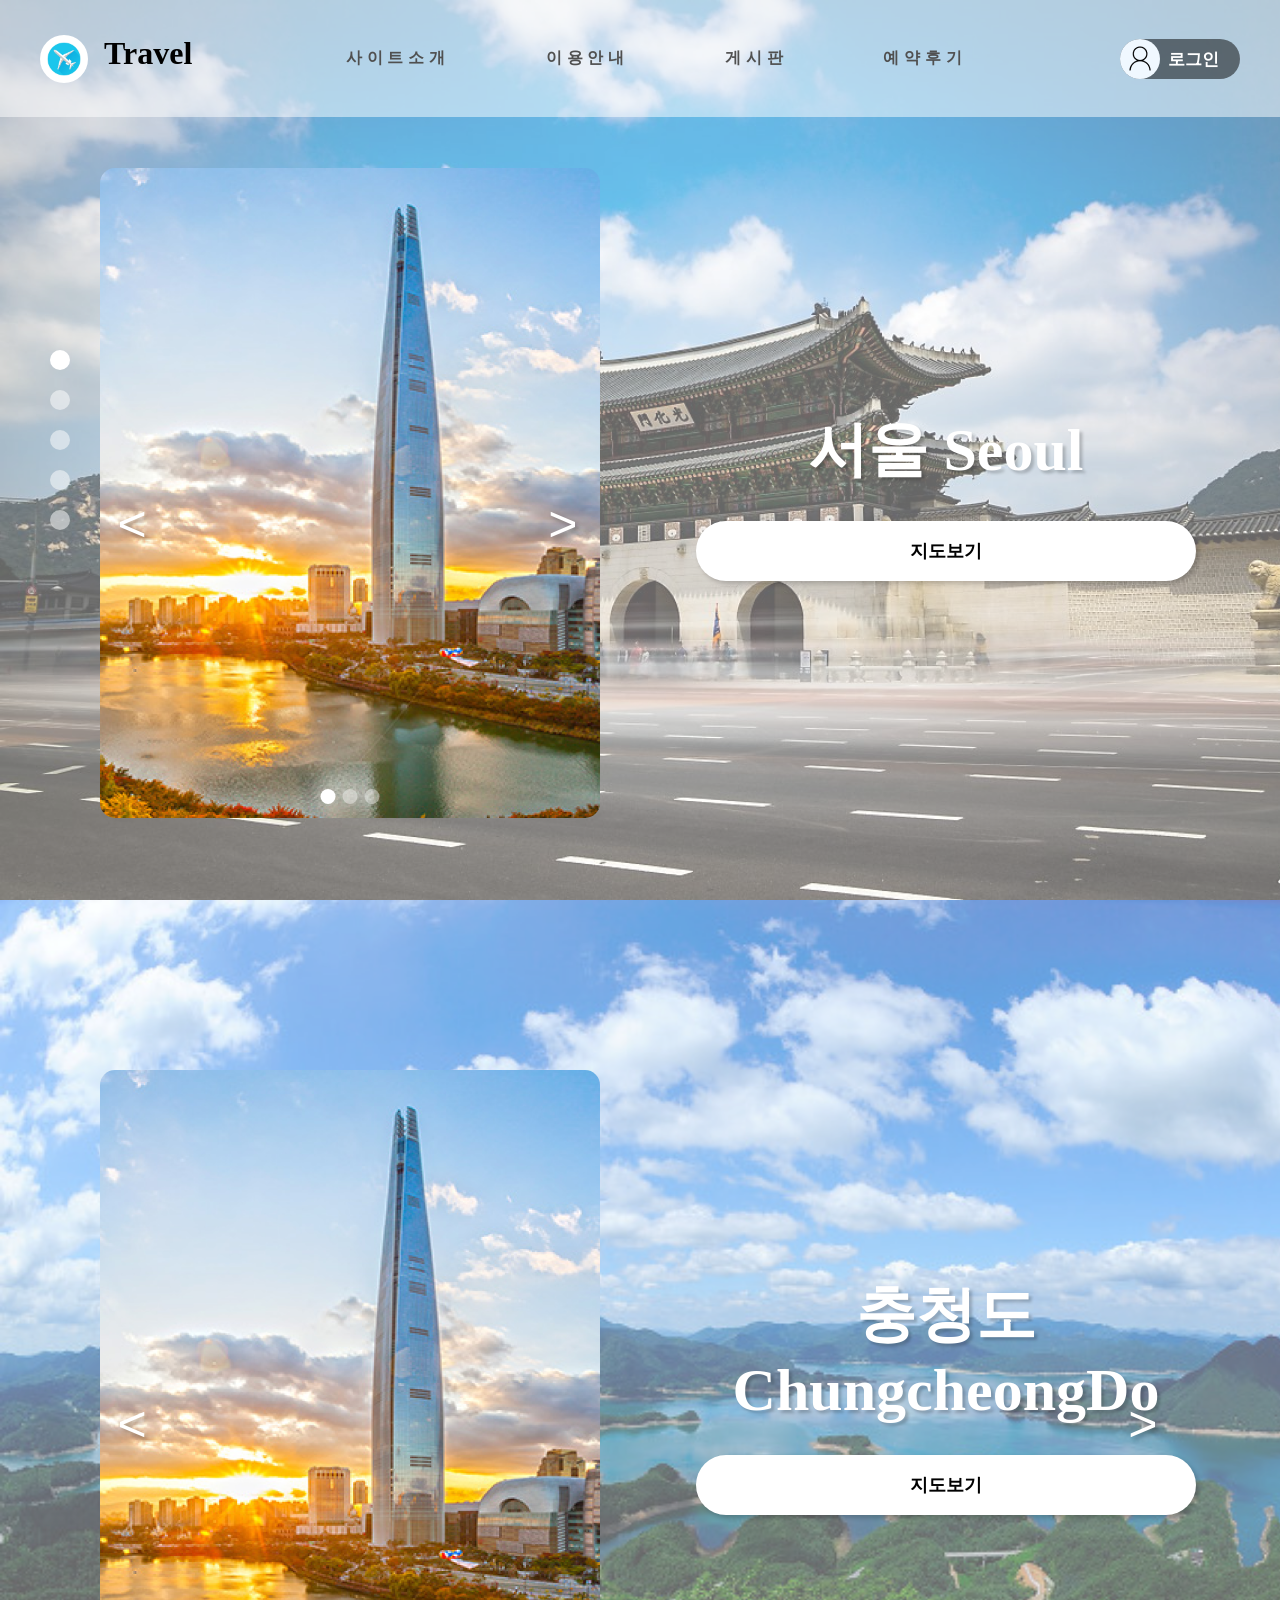
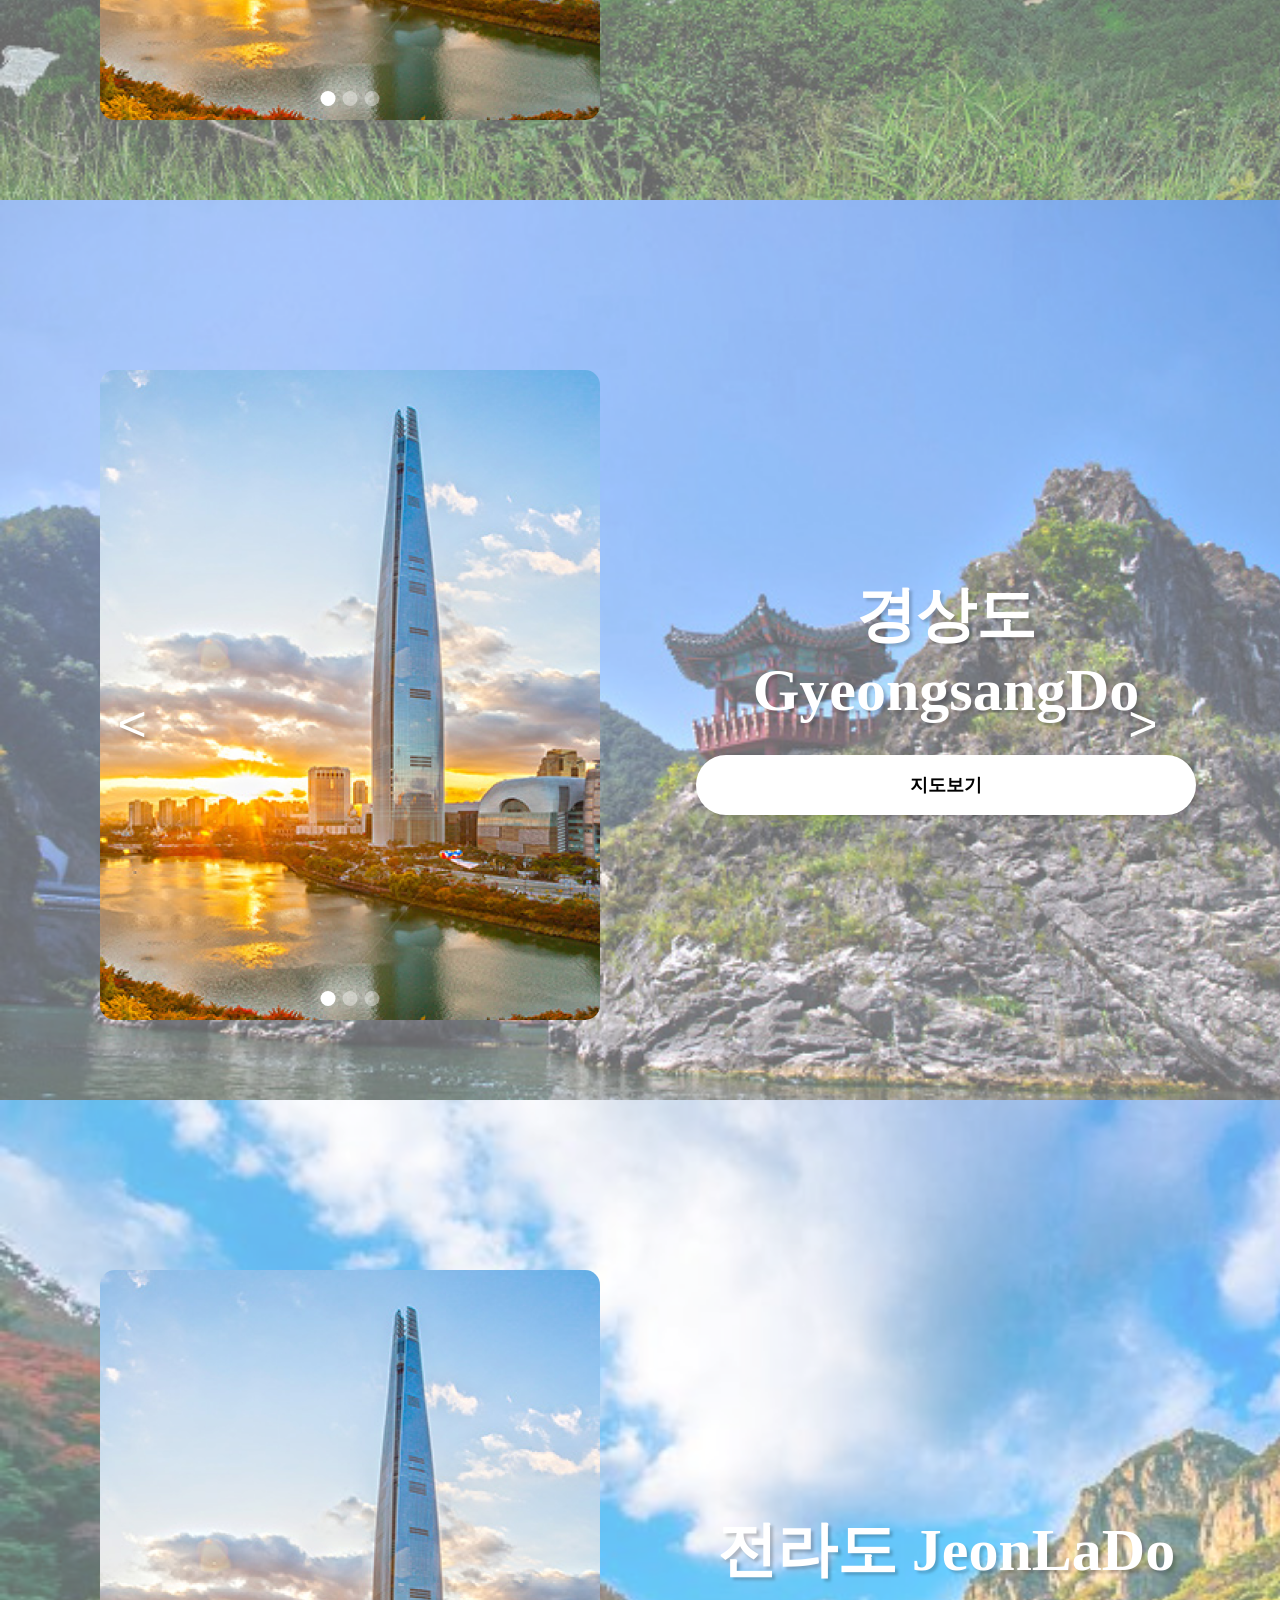
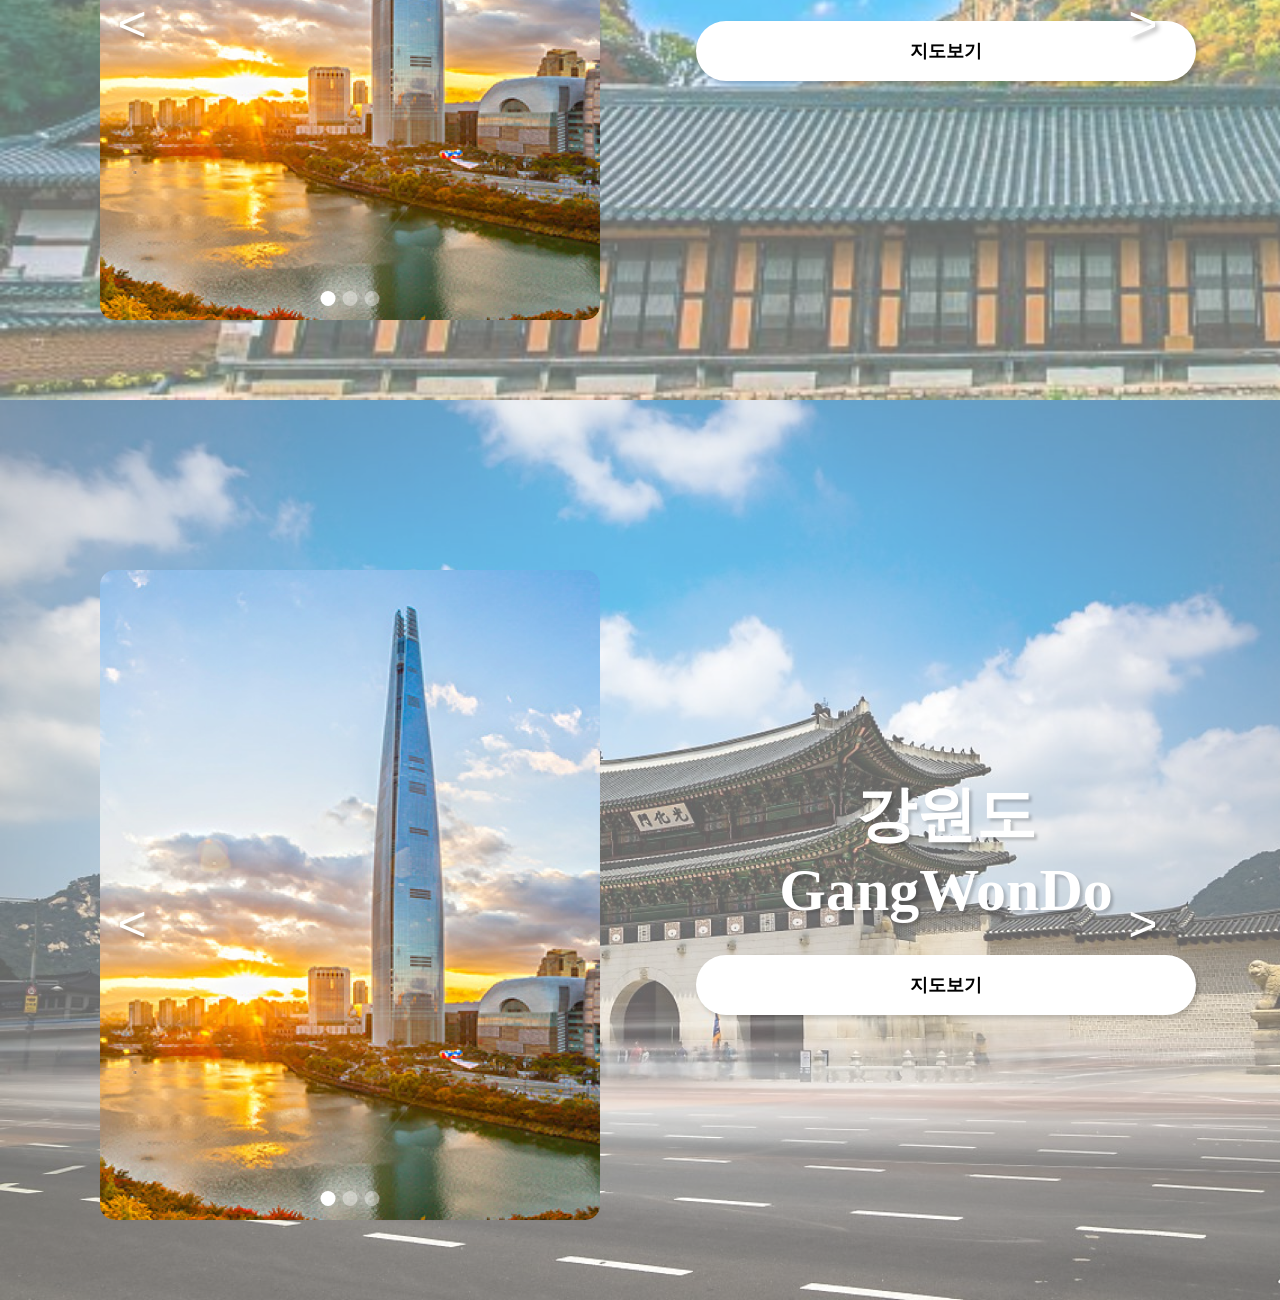
<file: index.html>
<!DOCTYPE html>
<html lang="ko">

<head>
  <meta charset="UTF-8" />
  <meta http-equiv="X-UA-Compatible" content="IE=edge" />
  <meta name="viewport" content="width=device-width, initial-scale=1.0" />
  <title>Trvel Web Site</title>
  <link rel="stylesheet" href="https://cdnjs.cloudflare.com/ajax/libs/font-awesome/6.3.0/css/all.min.css"
    integrity="sha512-SzlrxWUlpfuzQ+pcUCosxcglQRNAq/DZjVsC0lE40xsADsfeQoEypE+enwcOiGjk/bSuGGKHEyjSoQ1zVisanQ=="
    crossorigin="anonymous" referrerpolicy="no-referrer" />
  <script src="./js/jquery-1.12.4.min.js"></script>
  <link rel="stylesheet" href="./css/main.css" />
</head>

<body>

  <div id="container">
    <div class="mainBtn">
      <li value="1"><a href=""></a></li>
      <li value="2"><a href=""></a></li>
      <li value="3"><a href=""></a></li>
      <li value="4"><a href=""></a></li>
      <li value="5"><a href=""></a></li>
    </div>

    <header class="header">
      <div class="Top">
        <img src="./img/비행기.jpg" alt="!" />
        <h1 class="imglogo">Travel</h1>
      </div>
      <ul class="depth1">
        <li class="">
          사이트소개
          <ul class="depth2">
            <li>사이트소개</li>
            <li>이용안내</li>
            <li>게시판</li>
            <li>예약후기</li>
          </ul>
        </li>
        <li class="">
          이용안내
          <ul class="depth2">
            <li>사이트소개</li>
            <li>이용안내</li>
            <li>게시판</li>
            <li>예약후기</li>
          </ul>
        </li>
        <li class="">
          <a href="./crud/index.html">
          게시판
          <!-- <ul class="depth2">
            <li>사이트소개</li>
            <li>이용안내</li>
            <li>게시판</li>
            <li>예약후기</li>
          </ul> -->
        </a>
        </li>
        <li class="">
          예약후기
          <ul class="depth2">
            <li>사이트소개</li>
            <li>이용안내</li>
            <li>게시판</li>
            <li>예약후기</li>
          </ul>
        </li>
      </ul>
      <div class="login" onclick="show()">
        <li class="icon"><img src="./img/user.png" alt=""></li>
        <span>로그인</span>
      </div>
    </header>

    <div class="loginPage">
      <div class="close" onclick="close()"><i class="fa-solid fa-xmark"></i></div>
      <h2>Sign Up</h2>
      <form>
        <div class="inputgroup">
          <div class="inputfield">
            <i class="fa-solid fa-user"></i>
            <input type="text" placeholder="name">
          </div>
          <!-- <div class="inputfield">
            <i class="fa-solid fa-envelope"></i>
            <input type="email" placeholder="email">
          </div> -->
          <div class="inputfield">
            <i class="fa-solid fa-lock"></i>
            <input type="password" placeholder="password">
          </div>
          <p>비밀번호를 잊으셨나요?<a href="#">여기를 클릭하세요!</a></p>
        </div>
        <div class="btngroup">
          <button type="button">로그인</button>
          <button type="button" class="bbt" onclick="shows()">회원가입</button>
        </div>
      </form>
    </div>
    <div class="loginPage2">
      <div class="close2" onclick="close2()"><i class="fa-solid fa-xmark"></i></div>
      <h2>Join In</h2>
      <form>
        <div class="inputgroup2">
          <div class="inputfield2">
            <i class="fa-solid fa-user"></i>
            <input type="text" placeholder="name">
          </div>
          <div class="inputfield2">
            <i class="fa-solid fa-envelope"></i>
            <input type="email" placeholder="email">
          </div>
          <div class="inputfield2">
            <i class="fa-solid fa-lock"></i>
            <input type="password" placeholder="password">
          </div>
          <p>비밀번호를 잊으셨나요?<a href="#">여기를 클릭하세요!</a></p>
        </div>
        <div class="btngroup2">
          <button type="button" class="bbt2" onclick="reshow()">로그인</button>
          <button type="button">회원가입</button>
        </div>
      </form>
    </div>

    <!-- 섹션1 -->
    <section class="section section1">

      <!-- 배경 오퍼시티 -->
      <div class="backOpacity"></div>
      <div class="sectionInner">
        
        <div class="slideG slideG1">
          <!-- left버튼 -->
          <div class="pre" onclick="prevSlide()">
            <button class="innerPre">&lt;</button>
          </div>
          <!-- 슬라이드 -->
          <div id="imgContainer">
            <div class="imgBox">
              <div class="img img1">
                <img src="./img/seoul1.png" alt="#">
              </div>
              <div class="img img1">
                <img src="./img/seoul2.png" alt="#">
              </div>
              <div class="img img1">
                <img src="./img/seoul3.png" alt="#">
              </div>
            </div>
            <div class="imgButton">
              <button class="btn" value="0" onclick="btnClick(event)"></button>
              <button class="btn" value="1" onclick="btnClick(event)"></button>
              <button class="btn" value="2" onclick="btnClick(event)"></button>
            </div>
          </div>
          <!-- right버튼 -->
          <div class="next" onclick="nextSlide()">
            <button class="innerNext">&gt;</button>
          </div>
        </div>

        <!-- 타이틀 -->
        <div class="title">
          <p>서울 Seoul</p>
          <li class="clickImg"><a href="./api/ipa.html">지도보기</a></li>
        </div>
      </div>

    </section>

    <!-- 섹션2 -->
    <section class="section section2">

      <!-- 배경 오퍼시티 -->
      <div class="backOpacity"></div>
      <div class="sectionInner">
        <!-- left버튼 -->
        <div class="pre" onclick="prevSlide2()">
          <button class="innerPre">&lt;</button>
        </div>

        <!-- 슬라이드 -->
        <div id="imgContainer">
          <div class="imgBox2">
            <div class="img img2">
              <img src="./img/seoul1.png" alt="#">
            </div>
            <div class="img img2">
              <img src="./img/seoul2.png" alt="#">
            </div>
            <div class="img img2">
              <img src="./img/seoul3.png" alt="#">
            </div>
          </div>
          <div class="imgButton">
            <button class="btn" value="0" onclick="btnClick2(event)"></button>
            <button class="btn" value="1" onclick="btnClick2(event)"></button>
            <button class="btn" value="2" onclick="btnClick2(event)"></button>
          </div>
        </div>

        <!-- right버튼 -->
        <div class="next" onclick="nextSlide2()">
          <button class="innerNext">&gt;</button>
        </div>

        <!-- 타이틀 -->
        <div class="title">
          <p>충청도 ChungcheongDo</p>
          <li class="clickImg"><a href="./api/ipa.html">지도보기</a></li>
        </div>
      </div>
    </section>

    <!-- 섹션3 -->
    <section class="section section3">

      <!-- 배경 오퍼시티 -->
      <div class="backOpacity"></div>
      <div class="sectionInner">
        <!-- left버튼 -->
        <div class="pre" onclick="prevSlide3()">
          <button class="innerPre">&lt;</button>
        </div>

        <!-- 슬라이드 -->
        <div id="imgContainer">
          <div class="imgBox3">
            <div class="img img3">
              <img src="./img/seoul1.png" alt="#">
            </div>
            <div class="img img3">
              <img src="./img/seoul2.png" alt="#">
            </div>
            <div class="img img3">
              <img src="./img/seoul3.png" alt="#">
            </div>
          </div>
          <div class="imgButton">
            <button class="btn" value="0" onclick="btnClick3(event)"></button>
            <button class="btn" value="1" onclick="btnClick3(event)"></button>
            <button class="btn" value="2" onclick="btnClick3(event)"></button>
          </div>
        </div>

        <!-- right버튼 -->
        <div class="next" onclick="nextSlide3()">
          <button class="innerNext">&gt;</button>
        </div>

        <!-- 타이틀 -->
        <div class="title">
          <p>
            경상도 GyeongsangDo</p>
          <li class="clickImg"><a href="./api/ipa.html">지도보기</a></li>
        </div>
      </div>
    </section>

    <!-- 섹션4 -->
    <section class="section section4">

      <!-- 배경 오퍼시티 -->
      <div class="backOpacity"></div>
      <div class="sectionInner">
        <!-- left버튼 -->
        <div class="pre" onclick="prevSlide4()">
          <button class="innerPre">&lt;</button>
        </div>

        <!-- 슬라이드 -->
        <div id="imgContainer">
          <div class="imgBox4">
            <div class="img img4">
              <img src="./img/seoul1.png" alt="#">
            </div>
            <div class="img img4">
              <img src="./img/seoul2.png" alt="#">
            </div>
            <div class="img img4">
              <img src="./img/seoul3.png" alt="#">
            </div>
          </div>
          <div class="imgButton">
            <button class="btn" value="0" onclick="btnClick4(event)"></button>
            <button class="btn" value="1" onclick="btnClick4(event)"></button>
            <button class="btn" value="2" onclick="btnClick4(event)"></button>
          </div>
        </div>

        <!-- right버튼 -->
        <div class="next" onclick="nextSlide4()">
          <button class="innerNext">&gt;</button>
        </div>

        <!-- 타이틀 -->
        <div class="title">
          <p>전라도 JeonLaDo</p>
          <li class="clickImg"><a href="./api/ipa.html">지도보기</a></li>
        </div>
      </div>
    </section>

    <!-- 섹션5 -->
    <section class="section section5">

      <!-- 배경 오퍼시티 -->
      <div class="backOpacity"></div>
      <div class="sectionInner">
        <!-- left버튼 -->
        <div class="pre" onclick="prevSlide5()">
          <button class="innerPre">&lt;</button>
        </div>

        <!-- 슬라이드 -->
        <div id="imgContainer">
          <div class="imgBox5">
            <div class="img img5">
              <img src="./img/seoul1.png" alt="#">
            </div>
            <div class="img img5">
              <img src="./img/seoul2.png" alt="#">
            </div>
            <div class="img img5">
              <img src="./img/seoul3.png" alt="#">
            </div>
          </div>
          <div class="imgButton">
            <button class="btn" value="0" onclick="btnClick5(event)"></button>
            <button class="btn" value="1" onclick="btnClick5(event)"></button>
            <button class="btn" value="2" onclick="btnClick5(event)"></button>
          </div>
        </div>

        <!-- right버튼 -->
        <div class="next" onclick="nextSlide5()">
          <button class="innerNext">&gt;</button>
        </div>

        <!-- 타이틀 -->
        <div class="title">
          <p>강원도 GangWonDo</p>
          <li class="clickImg"><a href="./api/ipa.html">지도보기</a></li>
        </div>
      </div>
    </section>

    <script src="./js/main.js"></script>
    <!-- <script src="./js/common.js"></script> -->
    <!-- <script>
var mHtml=$("html");
// mHtml.animate({ scrollTop: 0 }, 10);

$(window).on("wheel",function(e){
if(mHtml.is(":animated"))return;
if(e.originalEvent.deltaY>0){
if(forSlide==4)return;
forSlide++;
}else if(e.originalEvent.deltaY<0){
if(forSlide==1)return;
forSlide--;
}

var posTop=(forSlide-1)*$(window).height();
mHtml.animate({scrollTop:posTop});
})

    </script> -->
</body>

</html>
</file>
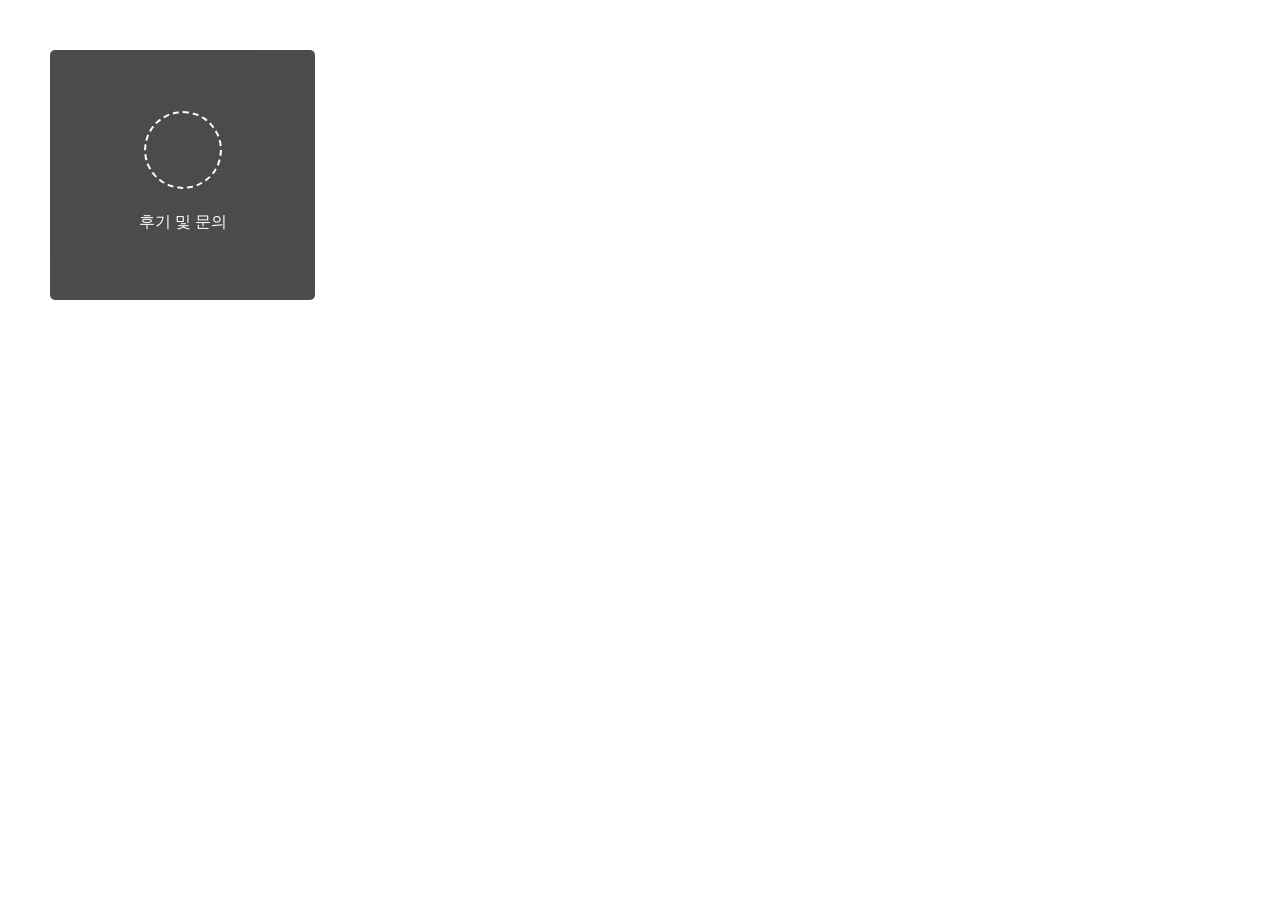
<file: crud/index.html>
<!DOCTYPE html>
<html lang="ko">
  <head>
    <meta charset="UTF-8" />
    <meta http-equiv="X-UA-Compatible" content="IE=edge" />
    <meta name="viewport" content="width=device-width, initial-scale=1.0" />
    <title>Note in JS</title>
    <link rel="stylesheet" href="./style.css" />
    <!-- 아이콘 및 폰트 -->
    <link
      rel="stylesheet"
      href="https://unicons.iconscout.com/release/v4.0.0/css/line.css"
    />
  </head>
  <body>
    <!-- note 작성 수정 팝업 -->
    <div class="popup-box">
      <div class="popup">
        <div class="content">
          <header>
            <p>후기 및 문의</p>
            <i class="uil uil-times"></i>
          </header>
          <form action="#">
            <div class="row title">
              <label>이름</label>
              <input type="text" id="name" />
            </div>
            <div class="row title">
              <label>제목</label>
              <input type="text" id="title" />
            </div>
            <div class="row description">
              <label>내용</label>
              <textarea></textarea>
            </div>
            <button>등록</button>
          </form>
        </div>
      </div>
    </div>
    <!-- note 작성 수정 팝업 -->

    <div class="wrapper">
      <li class="add-box">
        <div class="icon"><i class="uil uil-plus"></i></div>
        <p>후기 및 문의</p>
      </li>
    </div>

    <script src="./main.js"></script>
  </body>
</html>
</file>
<file: css/main.css>
* {
  margin: 0;
  padding: 0;
  list-style: none;
  box-sizing: border-box;
}

a {
  color: inherit;
  text-decoration: none;
}

html {
  overflow-x: hidden;
}

.mainBtn {
  position: fixed;
  top: 50%;
  transform: translateY(-50%);
  margin-left: 50px;
  z-index: 999;
}

.mainBtn > li {
  cursor: pointer;
  list-style: none;
  width: 20px;
  height: 20px;
  border-radius: 25px;
  background-color: rgb(255, 255, 255, 0.5);
  margin-bottom: 20px;
}

#container > .header {
  background-color: rgba(255, 255, 255, 0.5);
  position: fixed;
  display: flex;
  width: 100vw;
  align-items: center;
  justify-content: space-between;
  padding: 2rem 2.5rem;
  z-index: 1;
}

#container .header .Top {
  display: flex;
}

#container .header .Top > img {
  width: 3rem;
  height: 3rem;
  border-radius: 50px;
  margin-right: 1rem;
}

#container .header .depth1 {
  display: flex;
}

#container .header .depth1 > li {
  padding-left: 3rem;
  padding-right: 3rem;
  padding-top: 1rem;
  padding-bottom: 1rem;
  letter-spacing: 0.3em;
  color: rgb(80, 80, 80);
  font-size: 16px;
  position: relative;
  cursor: pointer;
  font-weight: bold;
}

#container .header .depth1 > li .depth2 {
  position: absolute;
  top: 100%;
  left: 2rem;
  display: none;
  
  background-color: rgba(240, 248, 255, 0.2);
  font-weight: 100;
}

#container .header .depth1 > li:hover .depth2 {
  display: block;
  text-align: left;
  width: 150px;
}

#container .header .depth1 > li .depth2 li {
  padding: 0.5rem 1rem;
  width: 100%;
  /* padding-right: 1rem; */
  /* width: 150px; */
}

#container .header .depth1 > li .depth2 li:hover {
  background-color: rgba(240, 248, 255, 0.5);
}

#container .login {
  position: relative;
  background-color: rgba(0, 0, 0, 0.5);
  width: 120px;
  height: 40px;
  border-radius: 50px;
  cursor: pointer;
}

#container .login .icon {
  position: absolute;
  left: 0;
  width: 40px;
  height: 40px;
  padding: 0.2em;
  background-color: rgba(240, 248, 255);
  border-radius: 50px;
}

#container .login span {
  position: absolute;
  top: 50%;
  transform: translateY(-50%);
  right: 13px;
  font-size: 17px;
  font-weight: 700;
  color: white;
  padding-right: 0.5rem;
}

#container .loginPage {
  display: none;
  text-align: center;
  width: 600px;
  position: fixed;
  top: 50%;
  left: 50%;
  transform: translate(-50%, -50%);
  background-color: rgba(255, 255, 255, 0.9);
  z-index: 1;
  padding: 9rem 6rem;
  border-radius: 30px;
}

.loginPage .close {
  position: absolute;
  top: 1.5rem;
  right: 2rem;
  font-size: 2rem;
  width: 30px;
  height: 30px;
  color: rgb(102, 102, 102);
  cursor: pointer;
}

#container .loginPage h2 {
  position: relative;
  bottom: 4rem;
  font-size: 3rem;
  color: rgba(74, 74, 238, 0.712);
}

#container .loginPage .inputfield {
  display: flex;
  align-items: center;
  margin: 25px 10px;
  border-radius: 3px;
  background-color: #eaeaea;
}

#container .inputfield i {
  margin-left: 15px;
  color: #999;
}

#container input {
  width: 100%;
  background-color: transparent;
  border: 0;
  outline: 0;
  padding: 18px 15px;
}

.btngroup {
  width: 100%;
  display: flex;
  justify-content: space-between;
}

.btngroup button {
  flex-basis: 48%;
  background-color: rgba(120, 120, 254, 0.712);
  height: 60px;
  border-radius: 35px;
  border: 0;
  outline: 0;
  margin-top: 50px;
  cursor: pointer;
}

.btngroup button:hover {
  background-color: rgba(120, 120, 254, 1);
}

#container .loginPage2 {
  display: none;
  text-align: center;
  width: 600px;
  position: fixed;
  top: 50%;
  left: 50%;
  transform: translate(-50%, -50%);
  background-color: rgba(255, 255, 255, 0.9);
  z-index: 1;
  padding: 9rem 6rem;
  border-radius: 30px;
}

.loginPage2 .close2 {
  position: absolute;
  top: 1.5rem;
  right: 2rem;
  font-size: 2rem;
  width: 30px;
  height: 30px;
  color: rgb(102, 102, 102);
  cursor: pointer;
}

#container .loginPage2 h2 {
  position: relative;
  bottom: 4rem;
  font-size: 3rem;
  color: rgba(74, 74, 238, 0.712);
}

#container .loginPage2 .inputfield2 {
  display: flex;
  align-items: center;
  margin: 25px 10px;
  border-radius: 3px;
  background-color: #eaeaea;
}

#container .loginPage2 .inputfield2 i {
  margin-left: 15px;
  color: #999;
}

#container .loginPage2 input {
  width: 100%;
  background-color: transparent;
  border: 0;
  outline: 0;
  padding: 18px 15px;
}

.loginPage2 .btngroup2 {
  width: 100%;
  display: flex;
  justify-content: space-between;
}

.loginPage2 .btngroup2 button {
  flex-basis: 48%;
  background-color: rgba(120, 120, 254, 0.712);
  height: 60px;
  border-radius: 35px;
  border: 0;
  outline: 0;
  margin-top: 50px;
  cursor: pointer;
}

.btngroup2 button:hover {
  background-color: rgba(120, 120, 254, 1);
}

#container .section {
  position: relative;
  width: 100vw;
  height: 100vh;
}

#container .section1 {
  background-image: url("../img/광화문.jpg");
  background-repeat: no-repeat;
  background-size: cover;
}

#container .section2 {
  background-image: url("../img/chung.jpg");
  background-repeat: no-repeat;
  background-size: cover;
}

#container .section3 {
  background-image: url("../img/chungchung.jpg");
  background-repeat: no-repeat;
  background-size: cover;
}

#container .section4 {
  background-image: url("../img/rado.jpg");
  background-repeat: no-repeat;
  background-size: cover;
}

#container .section5 {
  background-image: url("../img/광화문.jpg");
  background-repeat: no-repeat;
  background-size: cover;
}

#container .section .backOpacity {
  position: absolute;
  top: 0;
  width: 100vw;
  height: 100vh;
  background-color: white;
  opacity: 0.4;
}

#container .section .sectionInner {
  position: absolute;
  display: flex;
  align-items: center;
  top: 55%;
  left: 50%;
  transform: translate(-50%, -50%);
}

#container .section .sectionInner .slideG {
  position: relative;
}

#container .section .sectionInner .pre {
  display: inline-block;
  top: 50%;
  transform: translateX(-50%);
  position: absolute;
  left: 3rem;
  z-index: 9;
}

.innerPre {
  cursor: pointer;
}

#container .section .sectionInner .pre > button {
  background: none;
  border: none;
  color: white;
  font-size: 50px;
  text-shadow: 3px 3px 5px rgba(0, 0, 0, 0.3);
}

#container .section .sectionInner .next {
  display: inline-block;
  top: 50%;
  transform: translateX(-50%);
  position: absolute;
  right: 1.5rem;
}

.innerNext {
  cursor: pointer;
}

#container .section .sectionInner .next > button {
  background: none;
  border: none;
  color: white;
  font-size: 50px;
  text-shadow: 3px 3px 5px rgba(0, 0, 0, 0.3);
}

#container .section .sectionInner .title {
  width: 500px;
  margin-left: 2em;
  text-align: center;
  font-size: 40px;
}

#container .section .sectionInner .title p {
  font-size: 60px;
  font-weight: 900;
  margin-bottom: 0.5em;
  color: white;
  text-shadow: 3px 3px 3px rgba(0, 0, 0, 0.2);
}

#container .section .sectionInner .title .clickImg {
  padding: 18px 30px;
  border-radius: 40px;
  cursor: pointer;
  background-color: white;
  font-size: 18px;
  font-weight: 900;
  box-shadow: 3px 3px 5px rgba(0, 0, 0, 0.2);
}

#imgContainer {
  display: inline-block;
  position: relative;
  width: 500px;
  height: 650px;
  margin: 0 1em;
  overflow: hidden;
  border-radius: 15px;
}

#imgContainer .imgBox {
  width: 100%;
  display: flex;
  position: absolute;
}

#imgContainer .imgBox .img img {
  border-radius: 10px;
}

#imgContainer .imgButton {
  position: absolute;
  bottom: 10px;
  left: 50%;
  transform: translateX(-50%);
}

#imgContainer .imgButton .btn {
  cursor: pointer;
  margin: 0 0.1em;
  background-color: rgb(255, 255, 255, 0.4);
  width: 15px;
  height: 15px;
  border-radius: 50px;
  border: none;
  text-shadow: 2px 2px 2px rgb(51, 51, 51);
}

#imgContainer .imgBox2 {
  width: 100%;
  display: flex;
  
}

#imgContainer .imgBox2 .img {
  border-radius: 10px;
}

#imgContainer .imgBox3 {
  width: 100%;
  display: flex;
  
}

#imgContainer .imgBox3 .img {
  border-radius: 10px;
}

#imgContainer .imgBox4 {
  width: 100%;
  display: flex;
  
}

#imgContainer .imgBox4 .img {
  border-radius: 10px;
}

#imgContainer .imgBox5 {
  width: 100%;
  display: flex;
  
}

#imgContainer .imgBox5 .img {
  border-radius: 10px;
}
</file>
<file: crud/style.css>
/* 구글 폰트 */
@import url("https://fonts.googleapis.com/css2?family=Poppins:wght@400;500;600;700&display=swap");

* {
  margin: 0;
  padding: 0;
  box-sizing: border-box;
  font-family: "Poppins", sans-serif;
}
body {
  background-image: url("https://t1.daumcdn.net/thumb/R720x0/?fname=http://t1.daumcdn.net/brunch/service/user/1jPF/image/ZzM6LVP0MHhbtcqSpuHMjhqlFlI.jpg");
  background-repeat: no-repeat;
  background-size: cover;
}
.wrapper {
  margin: 50px;
  display: grid;
  gap: 15px;
  grid-template-columns: repeat(auto-fill, 265px);
}
.wrapper li {
  height: 250px;
  list-style: none;
  background: #000000;
  color: white;
  opacity: 0.7;
  border-radius: 5px;
  padding: 15px 20px 20px;
}
.add-box,
.icon,
.bottom-content,
.settings .menu li,
.popup,
header {
  display: flex;
  align-items: center;
  justify-content: space-between;
}
.add-box {
  flex-direction: column;
  justify-content: center;
  cursor: pointer;
}
.add-box .icon {
  height: 78px;
  width: 78px;
  border: 2px dashed #ffffff;
  color: white;
  border-radius: 50%;
  font-size: 40px;
  justify-content: center;
  transition: all 0.5s;
}
.add-box p {
  color: white;
  font-weight: 500;
  margin-top: 20px;
  transition: all 0.5s;
}
.add-box:hover .icon {
  transform: scale(1.1);
  background: #4d4d4d;
}

.add-box:hover p {
  transform: scale(1.1);
}
.wrapper .note {
  display: flex;
  flex-direction: column;
  justify-content: space-between;
}
/* 글자 박스에 다 들어오게 */
.note .details {
  max-height: 165px;
  overflow-y: auto;
}
.note p {
  font-size: 16px;
  font-weight: 500;
}
.note span {
  display: block;
  margin-top: 5px;
  color: white;
  font-size: 15px;
}
.note .bottom-content {
  padding-top: 10px;
  border-top: 1px solid white;
}
.bottom-content span {
  color: white;
  font-size: 14px;
}
.bottom-content .settings i {
  color: white;
  font-size: 15px;
  cursor: pointer;
}
.settings {
  position: relative;
}
.settings .menu {
  position: absolute;
  bottom: 0;
  right: -5px;
  padding: 5px 0;
  background: black;
  border-radius: 4px;
  box-shadow: 0 0 6px rgba(0, 0, 0, 0.15);
  /* opacity: 0.7; */
  transform: scale(0);
  transform-origin: bottom right;
  transition: transform 0.3s ease;
  border: 1px solid #9f9f9f;
}
.settings.show .menu {
  transform: scale(1);
}
.settings .menu li {
  height: 25px;
  font-size: 16px;
  border-radius: 0;
  padding: 17px 15px;
  justify-content: flex-start;
  transition: all 0.5s;
  cursor: pointer;
}
.menu li i {
  padding-right: 8px;
}
.menu li:hover {
  background: rgb(76, 76, 76);
}

/* 팝업 박스 */

.popup-box {
  position: fixed;
  top: 0;
  left: 0;
  background: rgba(0, 0, 0, 0.5);
  z-index: 9;
  height: 100%;
  width: 100%;
}
.popup-box .popup {
  position: absolute;
  top: 50%;
  left: 50%;
  z-index: 10;
  max-width: 400px;
  width: 100%;
  /* z-index: 10; */
  transform: translate(-50%, -50%);
  justify-content: center;
  /* background: red; */
}
/* .popup-box .popup 수정해도js로 작동됨 차후 수정 */
.popup-box,
.popup-box .popup {
  opacity: 0;
  pointer-events: none;
  transition: all 0.5s ease;
}
.popup-box.show,
.popup-box.show .popup {
  opacity: 1;
  pointer-events: auto;
  transition: all 0.3s ease;
}
/* .popup-box .popup 수정해도js로 작동됨 차후 수정 */
.popup .content {
  width: calc(100% - 15px);
  border-radius: 5px;
  background: rgb(98, 98, 98);
}
.popup .content header {
  padding: 15px 25px;
  border-bottom: 1px solid #ccc;
}
.content header p {
  font-size: 20px;
  font-weight: 500;
}
.content header i {
  color: white;
  cursor: pointer;
  font-size: 23px;
}
.content form {
  margin: 15px 25px 35px;
}
.content form .row {
  margin-bottom: 20px;
}
form .row label {
  display: block;
  font-size: 18px;
  margin-bottom: 6px;
}
.content form :where(input, textarea) {
  width: 100%;
  height: 50px;
  outline: none;
  padding: 0 15px;
  font-size: 17px;
  border-radius: 4px;
  border: 1px solid #999;
}
.content form textarea {
  height: 150px;
  resize: none;
  padding: 8px 15px;
}

.content form button {
  width: 100%;
  height: 50px;
  border: none;
  outline: none;
  background: #a1a1a1;
  color: white;
  font-size: 17px;
  border-radius: 4px;
  cursor: pointer;
}
</file>
